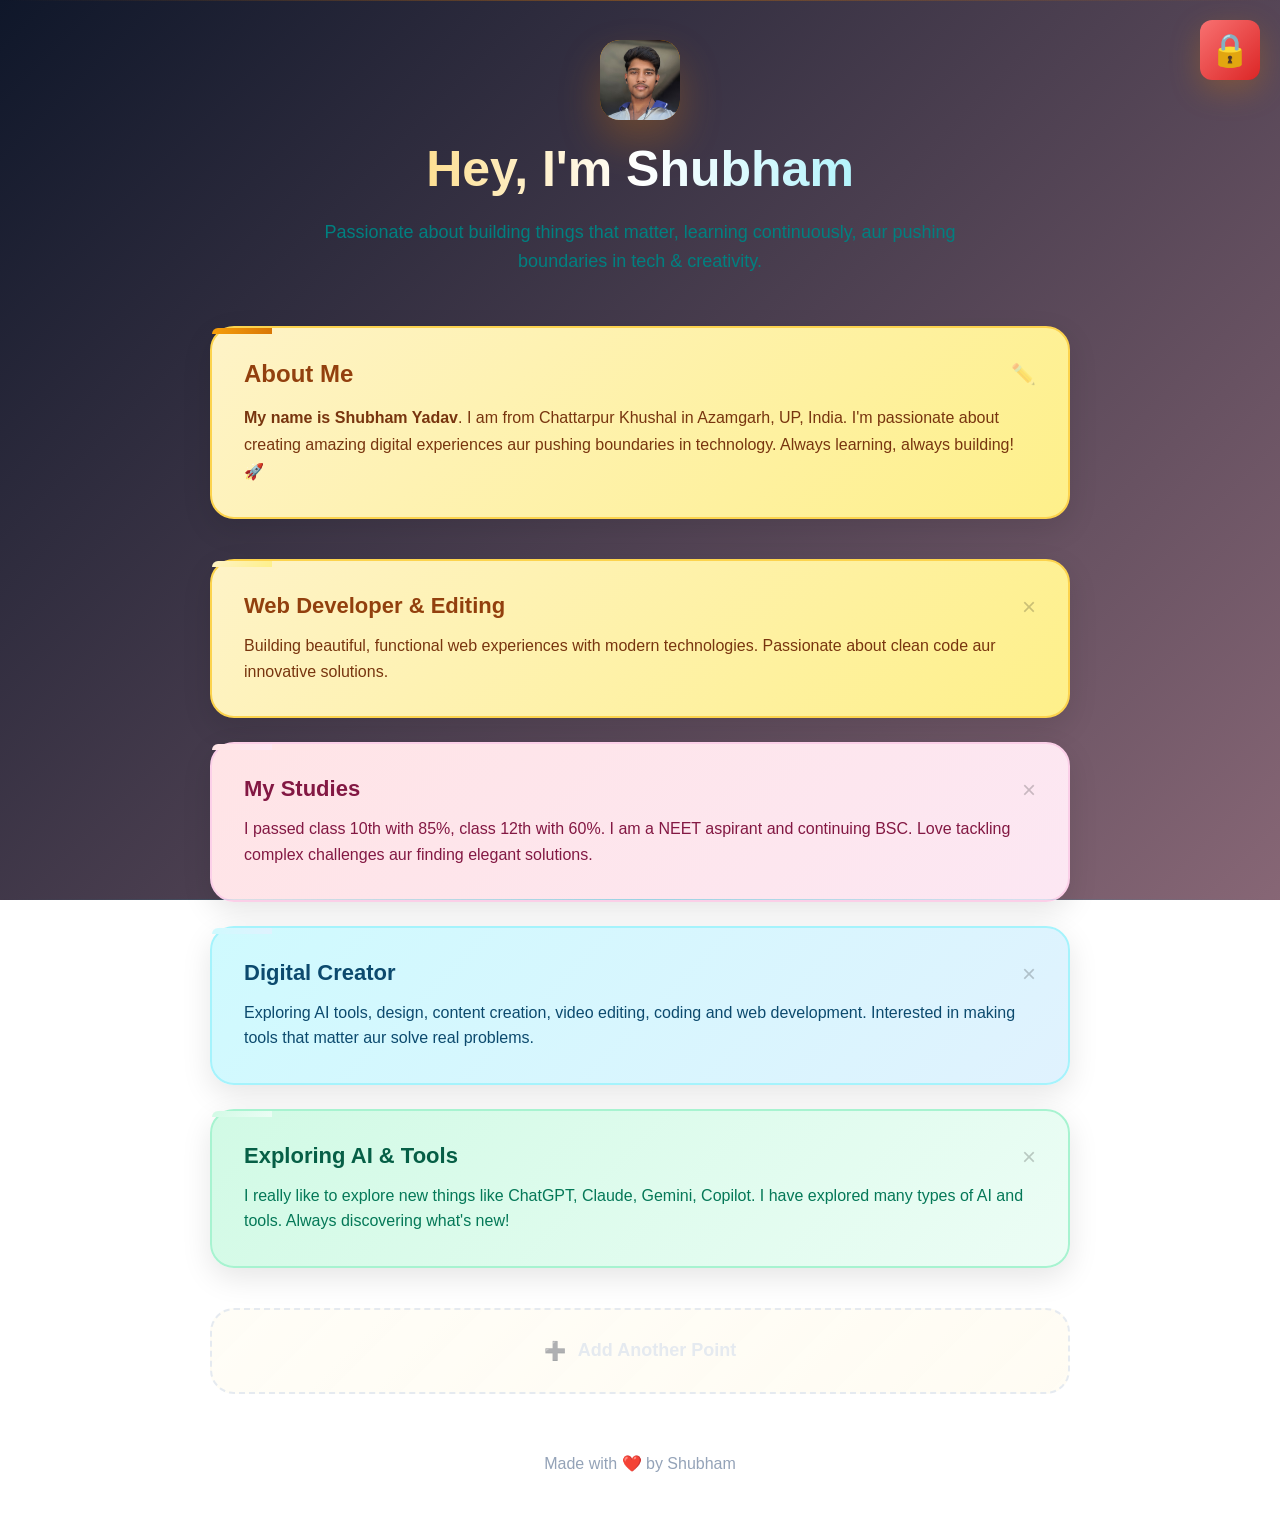
<file: index.html>
<!DOCTYPE html>
<html lang="en">
<head>
    <meta charset="UTF-8">
    <meta name="viewport" content="width=device-width, initial-scale=1.0">
    <title>Shubham yadav - Portfolio</title>
    <link rel="stylesheet" href="style.css">
</head>
    <div id="toast" class="toast"></div>
<body>
    <div class="background"></div>
    <div class="border-top"></div>
    <div class="border-bottom"></div>

    <!-- Lock Icon Button -->
    <button class="lock-icon-btn locked" id="lockBtn" onclick="openAuthModal()" title="Click to unlock">
        🔒
    </button>

    <!-- Auth Modal -->
    <div class="auth-modal" id="authModal">
        <div class="modal-content">
            <div class="modal-title">
                <span class="modal-icon" id="modalIcon">🔒</span>
                <span id="modalTitle">Unlock Edit Mode</span>
            </div>
            <p class="modal-subtitle"> Don't unlock it, owenr ko notification jayega </p>
            <input 
                type="password" 
                class="auth-input" 
                id="passwordInput" 
                placeholder="Enter your password" 
                onkeypress="if(event.key==='Enter') unlockEdit()"
            />
            <div class="modal-buttons">
                <button class="auth-button" onclick="unlockEdit()">Ok</button>
                <button class="auth-button btn-cancel" onclick="closeAuthModal()">Cancel</button>
            </div>
        </div>
    </div>

    <div class="container">
        <!-- Header -->
        <div class="header">
            <div class="icon-box">
                <img src="myphoto.jpg" alt="Shubham" class="profile-pic">
            </div>
            <h1>Hey, I'm Shubham</h1>
            <p class="subtitle">Passionate about building things that matter, learning continuously, aur pushing boundaries in tech & creativity.</p>
        </div>

        <!-- Personal Intro Box -->
        <div class="intro-box" id="introBox">
            <div class="intro-header">
                <h2 class="intro-title">About Me</h2>
                <button class="edit-btn disabled" id="editIntroBtn" onclick="toggleEditIntro()" title="Edit">✏️</button>
            </div>
            <p class="intro-text" id="introText"><strong>My name is Shubham Yadav</strong>. I am from Chattarpur Khushal in Azamgarh, UP, India. I'm passionate about creating amazing digital experiences aur pushing boundaries in technology. Always learning, always building! 🚀</p>
            
            <div class="intro-form" id="introForm">
                <textarea id="introInput" placeholder="Write your intro..."></textarea>
                <div class="form-buttons">
                    <button class="btn-submit" onclick="saveIntro()">Save</button>
                    <button class="btn-cancel" onclick="toggleEditIntro()">Cancel</button>
                </div>
            </div>
        </div>

        <!-- Points Grid -->
        <div class="points-grid" id="pointsGrid"></div>

        <!-- Add Section -->
        <button class="add-button disabled" id="addButton" onclick="toggleForm()" title="Unlock to add">
            <span>➕</span>
            <span>Add Another Point</span>
        </button>

        <div class="form-container" id="formContainer">
            <div class="form-group">
                <label>Point Title</label>
                <input type="text" id="titleInput" placeholder="e.g., 'My Skill'" />
            </div>
            <div class="form-group">
                <label>Description</label>
                <textarea id="descriptionInput" placeholder="e.g., 'I love building...'" ></textarea>
            </div>
            <div class="form-buttons">
                <button class="btn-submit" onclick="addPoint()">Add Point</button>
                <button class="btn-cancel" onclick="toggleForm()">Cancel</button>
            </div>
        </div>

        <!-- Footer -->
        <div class="footer">
            <p>Made with ❤️ by Shubham</p>
        </div>
    </div>

    <script src="script.js"></script>
</body>
</html>
</file>
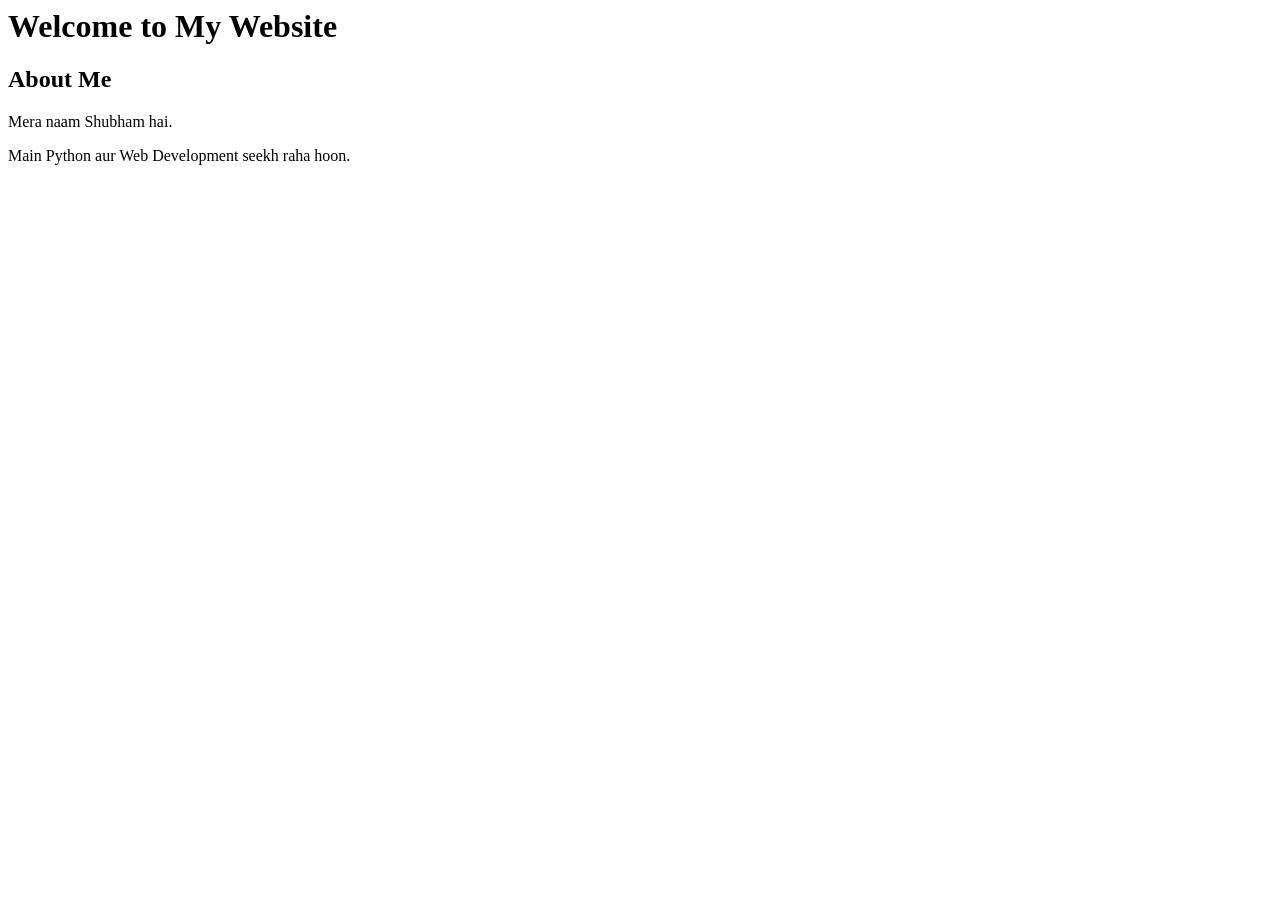
<file: index .html>
<html>
<head>
    <title>Shubham Website</title>
</head>
<body>

<h1>Welcome to My Website</h1>
<h2>About Me</h2>

<p>Mera naam Shubham hai.</p>
<p>Main Python aur Web Development seekh raha hoon.</p>

</body>
</html>
</file>
<file: style.css>
/* ===== GLOBAL STYLES ===== */
* {
    margin: 0;
    padding: 0;
    box-sizing: border-box;
}

body {
    font-family: 'Segoe UI', Tahoma, Geneva, Verdana, sans-serif;
    overflow-x: hidden;
}

/* ===== BACKGROUND & BORDERS ===== */
.background {
    position: fixed;
    top: 0;
    left: 0;
    right: 0;
    bottom: 0;
    background: linear-gradient(135deg, #0f172a 0%, #ffb6c1 50%, #0f172a 100%);
    background-size: 400% 400%;
   animation: gradientMove 12s ease infinite;
    z-index: -2;
}

.background: linear-gradient(
    -45deg,
    #0f172a,
    #ff69b4,
    #ffb6c1,
    #8b5cf6,
    #0f172a
);
.background::after {
    content: '';
    position: absolute;
    top: 0;
    left: 0;
    right: 0;
    bottom: 0;
    background-image: repeating-linear-gradient(45deg, transparent, transparent 35px, rgba(255,255,255,.02) 35px, rgba(255,255,255,.02) 70px);
    z-index: -1;
}

.border-top {
    position: fixed;
    top: 0;
    left: 0;
    right: 0;
    height: 1px;
    background: linear-gradient(90deg, transparent, #d97706, transparent);
    opacity: 0.4;
    z-index: 100;
}

.border-bottom {
    position: fixed;
    bottom: 0;
    left: 0;
    right: 0;
    height: 1px;
    background: linear-gradient(90deg, transparent, #06b6d4, transparent);
    opacity: 0.4;
    z-index: 100;
}

/* ===== CONTAINER & HEADER ===== */
.container {
    max-width: 900px;
    margin: 0 auto;
    padding: 40px 20px;
    position: relative;
    z-index: 10;
    min-height: 100vh;
}

.header {
    text-align: center;
    margin-bottom: 50px;
    animation: fadeIn 0.8s ease-out;
}

.icon-box {
    width: 80px;
    height: 80px;
    background: linear-gradient(135deg, #f59e0b 0%, #d97706 100%);
    border-radius: 20px;
    display: flex;
    align-items: center;
    justify-content: center;
    margin: 0 auto 20px;
    font-size: 40px;
    box-shadow: 0 20px 40px rgba(217, 119, 6, 0.3);
    overflow: hidden;
}

.profile-pic {
    width: 150%;
    height: 150%;
    object-fit: cover;
    border-radius: 30px;
}

h1 {
    font-size: 50px;
    font-weight: bold;
    background: linear-gradient(90deg, #fbbf24, #ffffff, #67e8f9);
    -webkit-background-clip: text;
    -webkit-text-fill-color: transparent;
    background-clip: text;
    margin-bottom: 20px;
}

.subtitle {
    font-size: 18px;
    color: #008080;
    max-width: 700px;
    margin: 0 auto;
    line-height: 1.6;
}

/* ===== LOCK ICON & MODAL ===== */
.lock-icon-btn {
    position: fixed;
    top: 20px;
    right: 20px;
    width: 60px;
    height: 60px;
    background: linear-gradient(135deg, #f59e0b 0%, #d97706 100%);
    border: none;
    border-radius: 12px;
    font-size: 32px;
    cursor: pointer;
    box-shadow: 0 10px 30px rgba(217, 119, 6, 0.3);
    transition: all 0.3s ease;
    z-index: 999;
    display: flex;
    align-items: center;
    justify-content: center;
}

.lock-icon-btn:hover {
    transform: scale(1.1);
    box-shadow: 0 15px 40px rgba(217, 119, 6, 0.4);
}

.lock-icon-btn.locked {
    background: linear-gradient(135deg, #f87171 0%, #dc2626 100%);
}

.auth-modal {
    position: fixed;
    top: 0;
    left: 0;
    right: 0;
    bottom: 0;
    background: rgba(0, 0, 0, 0.7);
    display: none;
    align-items: center;
    justify-content: center;
    z-index: 2000;
    backdrop-filter: blur(3px);
}

.auth-modal.show {
    display: flex;
}

.modal-content {
    background: linear-gradient(135deg, #fef3c7 0%, #fef08a 100%);
    border: 3px solid #fcd34d;
    border-radius: 24px;
    padding: 40px;
    max-width: 400px;
    width: 90%;
    box-shadow: 0 20px 60px rgba(0, 0, 0, 0.3);
    animation: slideUp 0.3s ease-out;
    text-align: center;
}

.modal-title {
    font-size: 28px;
    font-weight: bold;
    color: #92400e;
    margin-bottom: 24px;
    display: flex;
    align-items: center;
    justify-content: center;
    gap: 10px;
}

.modal-icon {
    font-size: 32px;
}

.modal-subtitle {
    font-size: 14px;
    color: #78350f;
    margin-bottom: 20px;
}

.auth-input {
    width: 100%;
    padding: 14px 16px;
    border: 2px solid #fcd34d;
    border-radius: 12px;
    font-size: 16px;
    color: #92400e;
    margin-bottom: 20px;
    font-family: inherit;
}

.auth-input::placeholder {
    color: #d97706;
    opacity: 0.6;
}

.auth-input:focus {
    outline: none;
    border-color: #f59e0b;
    background: white;
    box-shadow: 0 0 0 3px rgba(245, 158, 11, 0.1);
}

.modal-buttons {
    display: flex;
    gap: 12px;
}

.auth-button {
    flex: 1;
    padding: 12px;
    background: linear-gradient(135deg, #fbbf24, #f59e0b);
    border: none;
    border-radius: 12px;
    color: white;
    font-weight: bold;
    cursor: pointer;
    transition: all 0.2s;
    font-size: 16px;
}

.auth-button:hover {
    background: linear-gradient(135deg, #f59e0b, #d97706);
    transform: translateY(-2px);
    box-shadow: 0 10px 20px rgba(217, 119, 6, 0.3);
}

.btn-cancel {
    background: rgba(0, 0, 0, 0.1) !important;
    color: #92400e !important;
    border: 2px solid #fcd34d;
}

.btn-cancel:hover {
    background: rgba(0, 0, 0, 0.15) !important;
}

/* ===== INTRO BOX ===== */
.intro-box {
    position: relative;
    border-radius: 24px;
    padding: 32px;
    margin-bottom: 40px;
    border: 2px solid #fcd34d;
    background: linear-gradient(135deg, #fef3c7 0%, #fef08a 100%);
    box-shadow: 0 10px 30px rgba(0,0,0,0.1);
    animation: slideUp 0.6s ease-out;
}

.intro-box::before {
    content: '';
    position: absolute;
    top: 0;
    left: 0;
    height: 6px;
    width: 60px;
    border-radius: 24px 0 0 0;
    background: linear-gradient(90deg, #f59e0b, #d97706);
}

.intro-header {
    display: flex;
    justify-content: space-between;
    align-items: center;
    margin-bottom: 16px;
}

.intro-title {
    font-size: 24px;
    font-weight: bold;
    color: #92400e;
    margin: 0;
}

.edit-btn {
    background: none;
    border: none;
    font-size: 20px;
    cursor: pointer;
    opacity: 0.6;
    transition: all 0.2s;
    padding: 0;
}

.edit-btn:hover {
    opacity: 1;
    transform: scale(1.1);
}

.edit-btn.disabled {
    opacity: 0.3;
    cursor: not-allowed;
}

.intro-text {
    font-size: 16px;
    line-height: 1.7;
    color: #78350f;
    margin: 0;
}

.intro-form {
    display: none;
    margin-top: 16px;
}

.intro-form.show {
    display: block;
}

.intro-form textarea {
    width: 100%;
    padding: 12px 16px;
    border: 2px solid #fcd34d;
    border-radius: 12px;
    font-size: 16px;
    font-family: inherit;
    background: rgba(255, 255, 255, 0.8);
    color: #92400e;
    resize: vertical;
    min-height: 100px;
    margin-bottom: 12px;
}

/* ===== POINTS GRID ===== */
.points-grid {
    display: grid;
    gap: 24px;
    margin-bottom: 40px;
}

.point-card {
    position: relative;
    border-radius: 24px;
    padding: 32px;
    transition: all 0.3s ease;
    border: 2px solid;
    animation: slideUp 0.6s ease-out forwards;
    opacity: 0;
    box-shadow: 0 10px 30px rgba(0,0,0,0.1);
}

.point-card.amber { border-color: #fcd34d; background: linear-gradient(135deg, #fef3c7 0%, #fef08a 100%); }
.point-card.rose { border-color: #fbcfe8; background: linear-gradient(135deg, #ffe4e6 0%, #fce7f3 100%); }
.point-card.cyan { border-color: #a5f3fc; background: linear-gradient(135deg, #cffafe 0%, #e0f2fe 100%); }
.point-card.emerald { border-color: #a7f3d0; background: linear-gradient(135deg, #d1fae5 0%, #ecfdf5 100%); }

.point-card:nth-child(1) { animation-delay: 0.1s; }
.point-card:nth-child(2) { animation-delay: 0.2s; }
.point-card:nth-child(3) { animation-delay: 0.3s; }
.point-card:nth-child(4) { animation-delay: 0.4s; }

.point-card::before {
    content: '';
    position: absolute;
    top: 0;
    left: 0;
    height: 6px;
    width: 60px;
    border-radius: 24px 0 0 0;
    background: inherit;
}

.point-card:hover {
    transform: translateY(-5px);
    box-shadow: 0 20px 50px rgba(0,0,0,0.15);
}

.point-card.amber .title { color: #92400e; }
.point-card.rose .title { color: #831843; }
.point-card.cyan .title { color: #0c4a6e; }
.point-card.emerald .title { color: #065f46; }

.point-card.amber .description { color: #78350f; }
.point-card.rose .description { color: #831843; }
.point-card.cyan .description { color: #0c4a6e; }
.point-card.emerald .description { color: #047857; }

.point-header {
    display: flex;
    justify-content: space-between;
    align-items: start;
    margin-bottom: 12px;
}

.title {
    font-size: 22px;
    font-weight: bold;
    margin: 0;
    flex: 1;
}

.delete-btn {
    background: none;
    border: none;
    color: inherit;
    font-size: 24px;
    cursor: pointer;
    padding: 0;
    opacity: 0.4;
    transition: all 0.2s;
}

.point-card:hover .delete-btn {
    opacity: 1;
}

.delete-btn:hover {
    color: #dc2626;
    transform: scale(1.2);
}

.delete-btn.disabled {
    opacity: 0.2;
    cursor: not-allowed;
}

.description {
    font-size: 16px;
    line-height: 1.6;
    margin: 0;
}

/* ===== ADD BUTTON & FORM ===== */
.add-button {
    width: 100%;
    padding: 30px;
    border: 2px dashed #fcd34d;
    border-radius: 24px;
    background: linear-gradient(135deg, rgba(254, 243, 199, 0.3), rgba(254, 224, 138, 0.2));
    cursor: pointer;
    transition: all 0.3s ease;
    font-size: 18px;
    font-weight: 600;
    color: #92400e;
    display: flex;
    align-items: center;
    justify-content: center;
    gap: 12px;
    margin-bottom: 40px;
}

.add-button:hover {
    background: linear-gradient(135deg, rgba(254, 243, 199, 0.5), rgba(254, 224, 138, 0.4));
    border-color: #f59e0b;
    box-shadow: 0 10px 30px rgba(217, 119, 6, 0.2);
}

.add-button.disabled {
    opacity: 0.5;
    cursor: not-allowed;
    border-color: #cbd5e1;
    color: #cbd5e1;
}

.add-button.disabled:hover {
    background: linear-gradient(135deg, rgba(254, 243, 199, 0.3), rgba(254, 224, 138, 0.2));
    box-shadow: none;
}

.form-container {
    position: relative;
    background: linear-gradient(135deg, #fef3c7 0%, #fef08a 100%);
    border: 2px solid #fcd34d;
    border-radius: 24px;
    padding: 32px;
    animation: slideUp 0.6s ease-out;
    box-shadow: 0 10px 30px rgba(0,0,0,0.1);
    margin-bottom: 40px;
    display: none;
}

.form-container.show {
    display: block;
}

.form-container::before {
    content: '';
    position: absolute;
    top: 0;
    left: 0;
    height: 6px;
    width: 60px;
    border-radius: 24px 0 0 0;
    background: linear-gradient(90deg, #f59e0b, #d97706);
}

.form-group {
    margin-bottom: 20px;
}

.form-group label {
    display: block;
    margin-bottom: 8px;
    font-weight: 600;
    color: #92400e;
}

input, textarea {
    width: 100%;
    padding: 12px 16px;
    border: 2px solid #fcd34d;
    border-radius: 12px;
    font-size: 16px;
    font-family: inherit;
    background: rgba(255, 255, 255, 0.8);
    color: #92400e;
    transition: all 0.2s;
}

input:focus, textarea:focus {
    outline: none;
    border-color: #f59e0b;
    background: white;
    box-shadow: 0 0 0 3px rgba(245, 158, 11, 0.1);
}

textarea {
    resize: vertical;
    min-height: 100px;
}

input::placeholder, textarea::placeholder {
    color: #d97706;
    opacity: 0.6;
}

.form-buttons {
    display: flex;
    gap: 12px;
    margin-top: 24px;
}

.form-buttons button {
    flex: 1;
    padding: 14px 20px;
    border: none;
    border-radius: 12px;
    font-size: 16px;
    font-weight: 600;
    cursor: pointer;
    transition: all 0.2s;
}

.btn-submit {
    background: linear-gradient(135deg, #fbbf24, #f59e0b);
    color: white;
    box-shadow: 0 10px 20px rgba(217, 119, 6, 0.3);
}

.btn-submit:hover {
    background: linear-gradient(135deg, #f59e0b, #d97706);
    box-shadow: 0 15px 30px rgba(217, 119, 6, 0.4);
    transform: translateY(-2px);
}

/* ===== FOOTER ===== */
.footer {
    text-align: center;
    margin-top: 60px;
    animation: fadeIn 0.8s ease-out 0.8s both;
}

.footer p {
    color: #94a3b8;
    margin-bottom: 20px;
    font-size: 16px;
}

/* ===== ANIMATIONS ===== */
@keyframes fadeIn {
    from {
        opacity: 0;
        transform: translateY(20px);
    }
    to {
        opacity: 1;
        transform: translateY(0);
    }
}

@keyframes slideUp {
    from {
        opacity: 0;
        transform: translateY(30px);
    }
    to {
        opacity: 1;
        transform: translateY(0);
    }
}

@keyframes gradientMove {
    0% {
        background-position: 0% 50%;
    }

    50% {
        background-position: 100% 50%;
    }

    100% {
        background-position: 0% 50%;
    }
}

/* ===== RESPONSIVE ===== */
@media (max-width: 768px) {
    h1 { font-size: 36px; }
    .point-card { padding: 24px; }
    .title { font-size: 18px; }
    .description { font-size: 14px; }
}

/* ===== SCROLLBAR ===== */
::-webkit-scrollbar {
    width: 8px;
}

::-webkit-scrollbar-track {
    background: transparent;
}

::-webkit-scrollbar-thumb {
    background: rgba(217, 119, 6, 0.5);
    border-radius: 10px;
}

::-webkit-scrollbar-thumb:hover {
    background: rgba(217, 119, 6, 0.7);
}
.toast{
    position: fixed;

    top: 50%;
    left: 50%;

    background: #111827;
    color: white;
    padding: 14px 20px;
    border-radius: 12px;
    font-size: 15px;
    font-weight: 500;
    box-shadow: 0 10px 30px rgba(0,0,0,.3);
    z-index: 9999;

    opacity: 0;
    transform: translate(-50%, -50%) scale(.9);
    transition: all .3s ease;
    pointer-events: none;
}

.toast.show{
    opacity: 1;
    transform: translate(-50%, -50%) scale(1);
}
</file>
